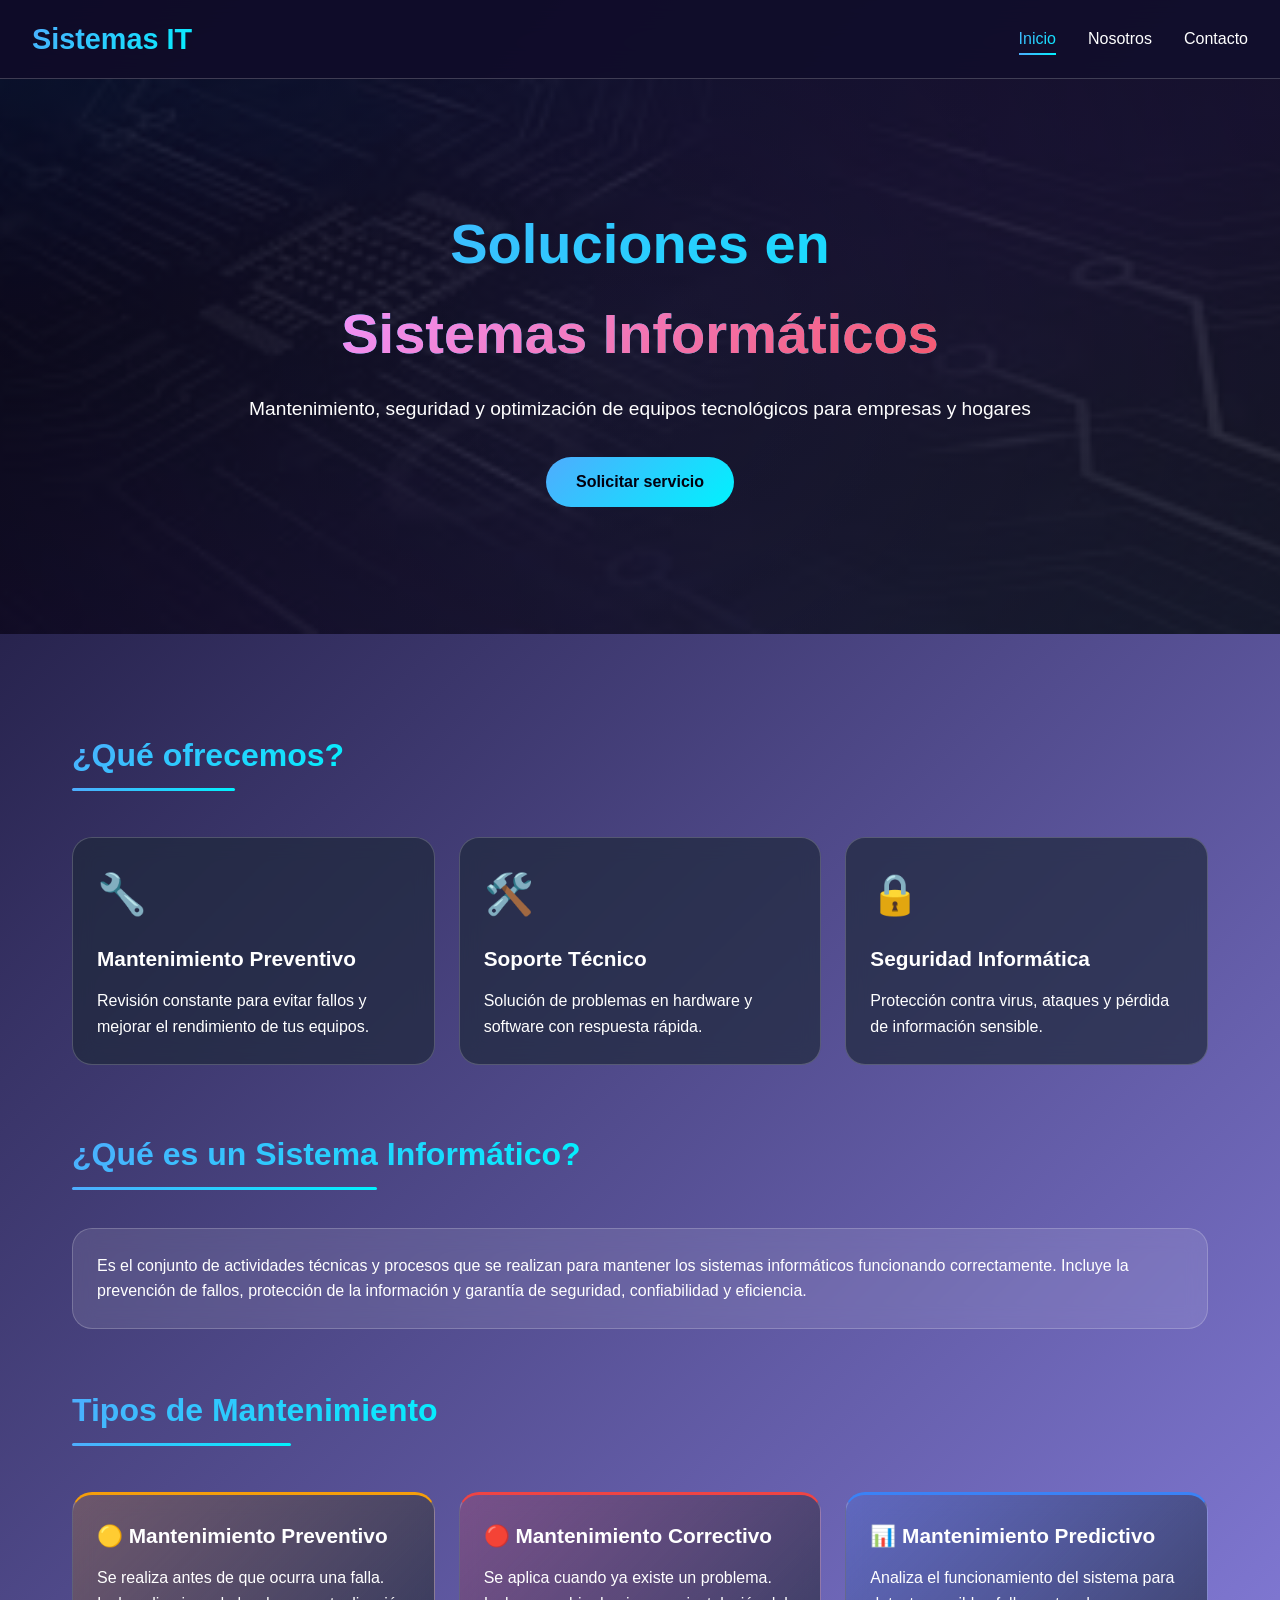
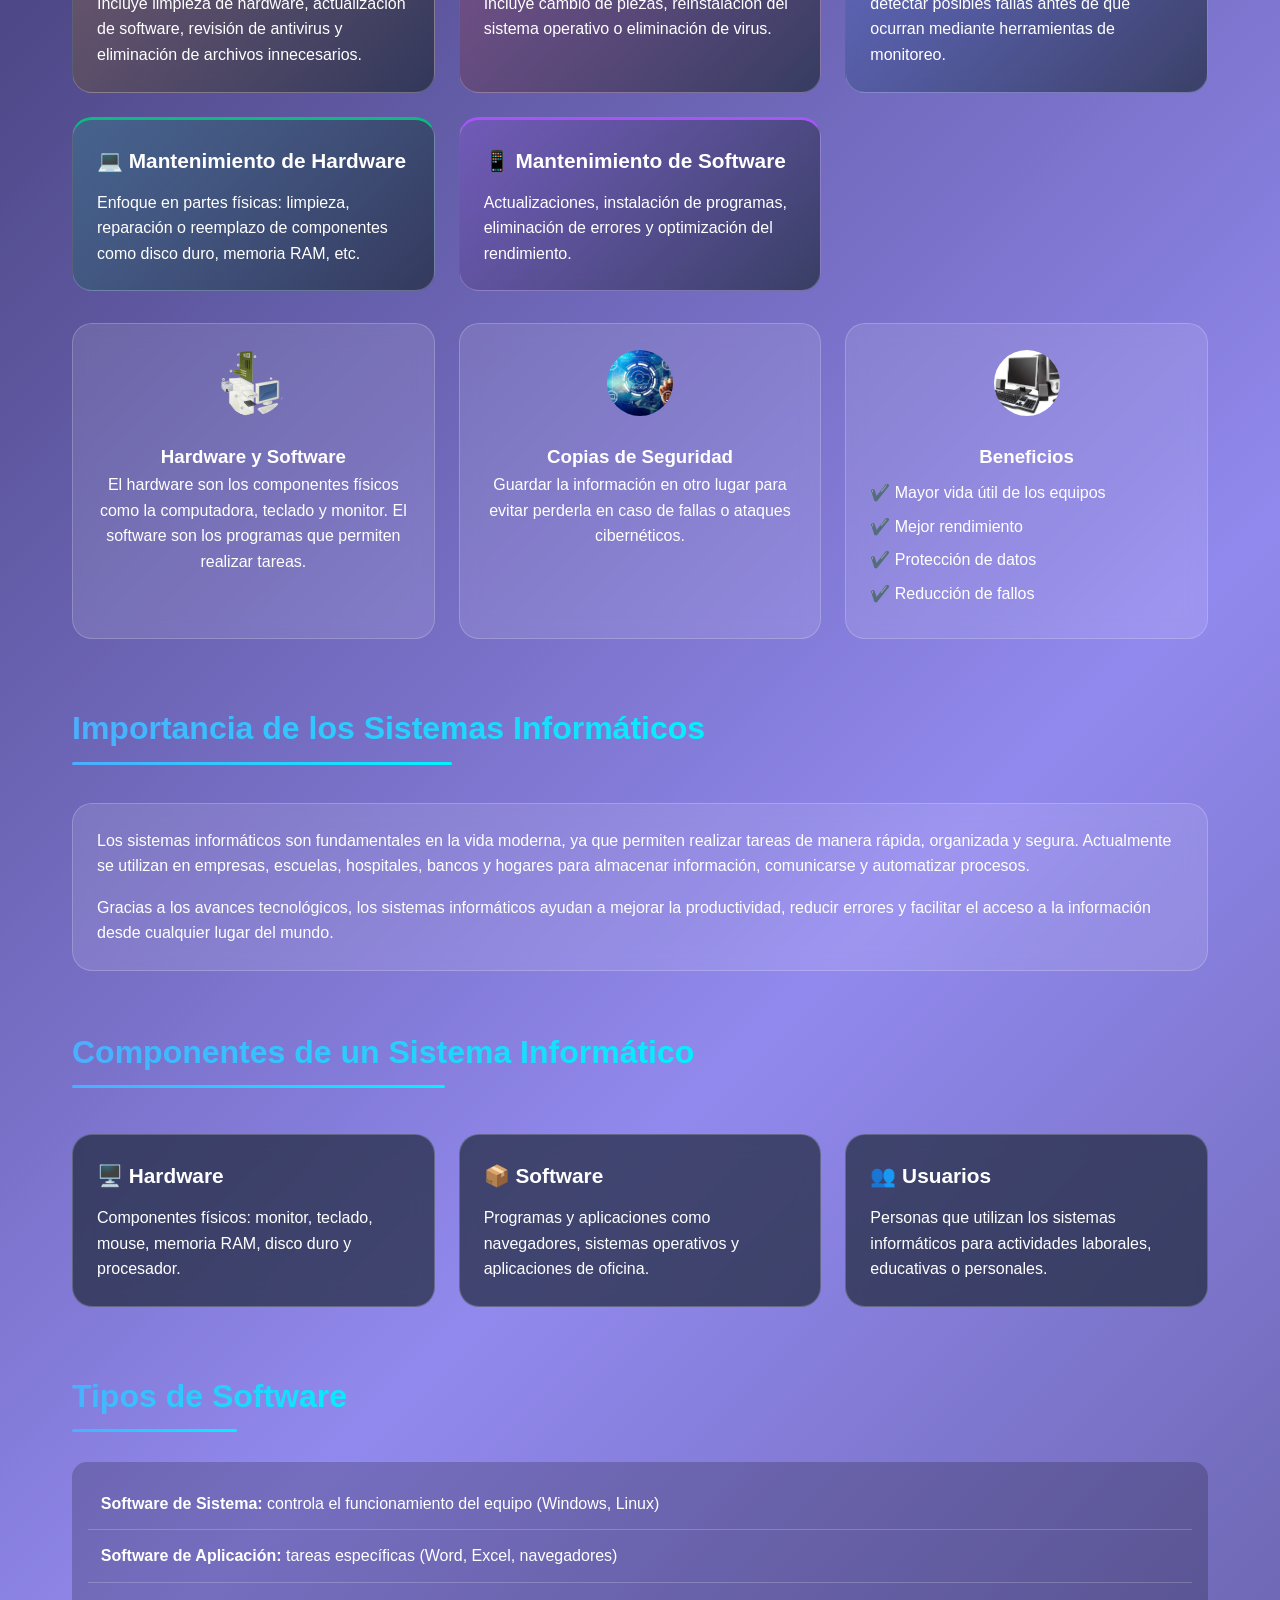
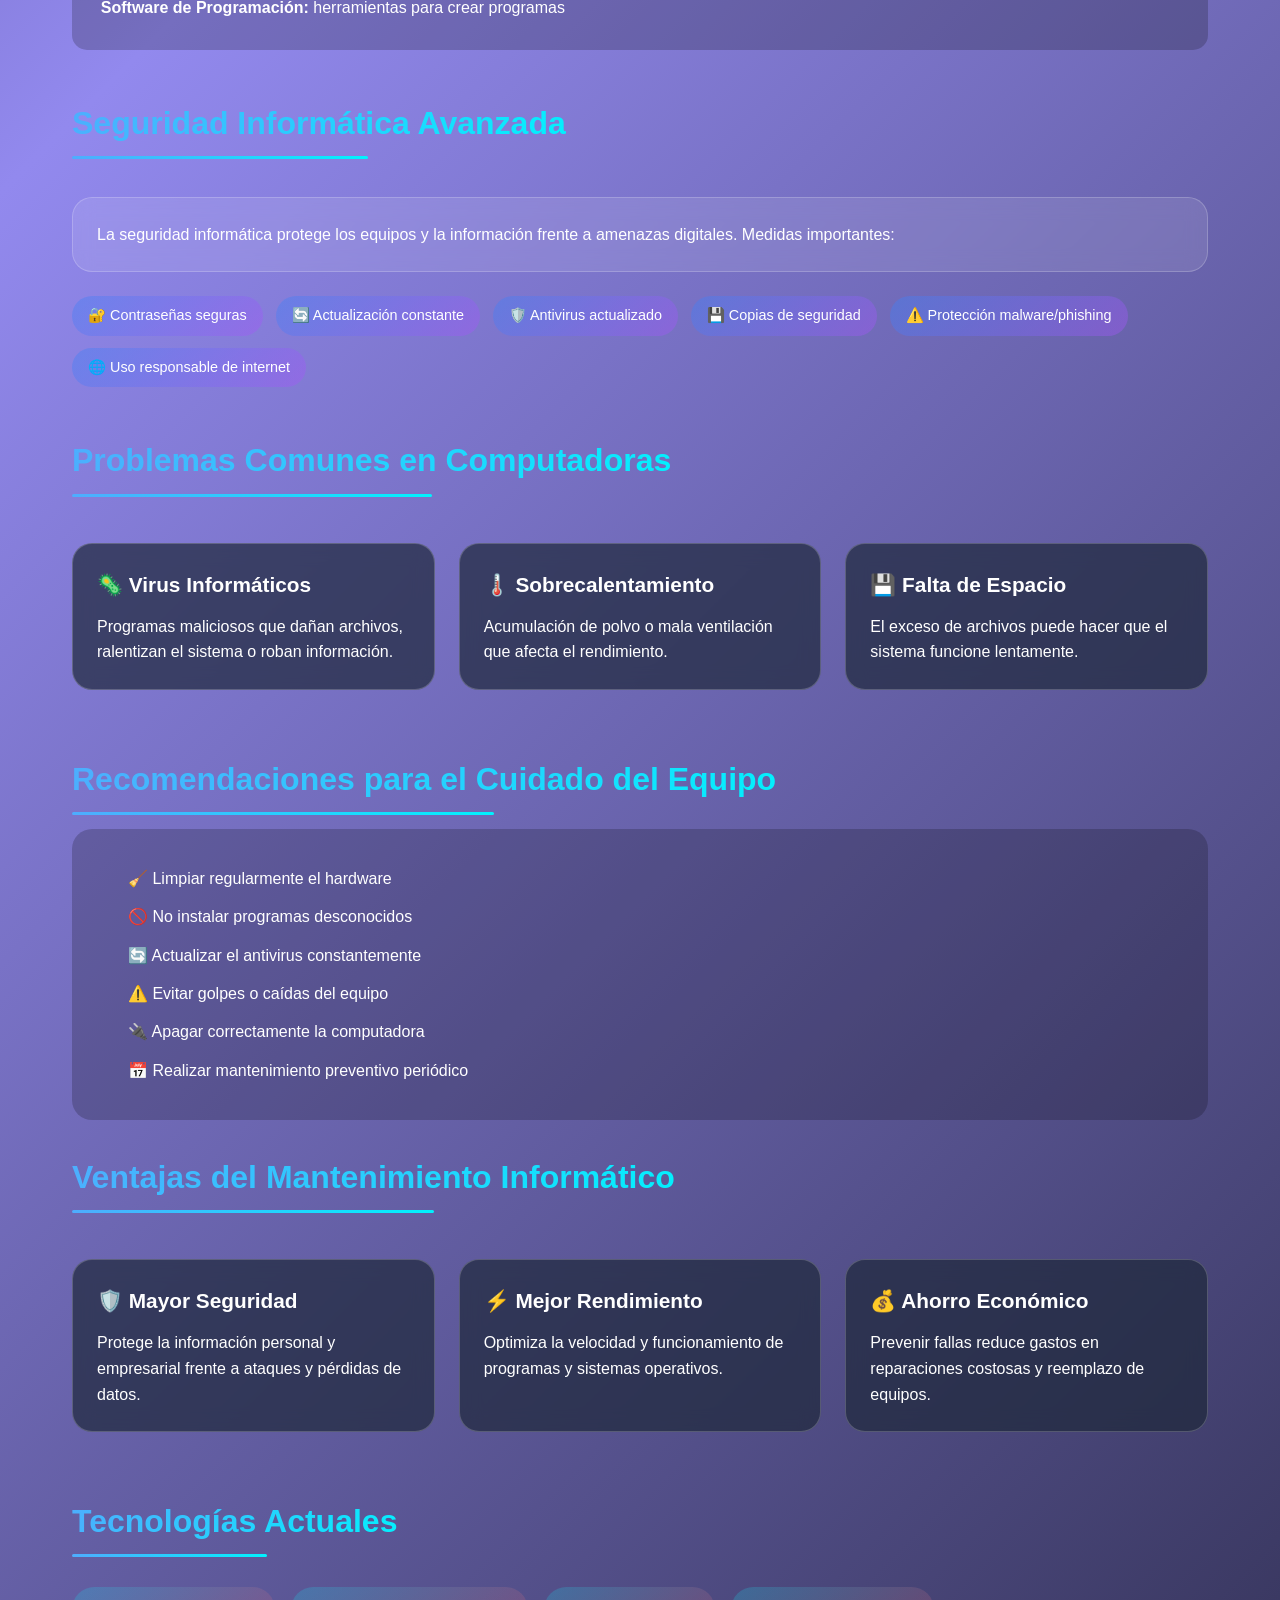
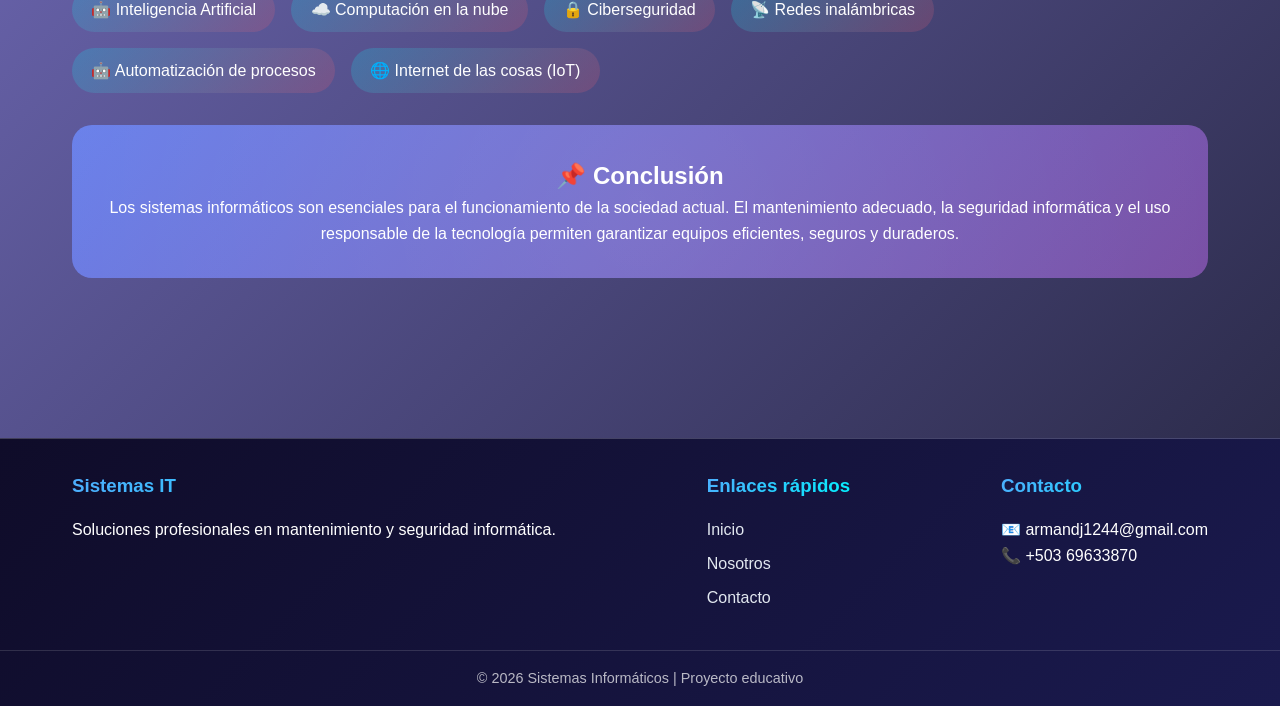
<file: index.html>
<!DOCTYPE html>
<html lang="es">
<head>
    <meta charset="UTF-8">
    <meta name="viewport" content="width=device-width, initial-scale=1.0">
    <meta name="description" content="Soluciones profesionales en mantenimiento y seguridad de sistemas informáticos">
    <title>Sistemas IT | Soluciones Informáticas</title>
    <link rel="stylesheet" href="style.css">
</head>
<body>

<header>
    <nav>
        <div class="logo">
            <h1>Sistemas IT</h1>
        </div>
        <ul class="nav-links">
            <li><a href="index.html" class="active">Inicio</a></li>
            <li><a href="about.html">Nosotros</a></li>
            <li><a href="contact.html">Contacto</a></li>
        </ul>
        <div class="menu-toggle">☰</div>
    </nav>
</header>

<main>
    <section class="hero">
        <div class="hero-content">
            <h1>Soluciones en <span class="highlight">Sistemas Informáticos</span></h1>
            <p>Mantenimiento, seguridad y optimización de equipos tecnológicos para empresas y hogares</p>
            <a href="contact.html" class="btn-primary">Solicitar servicio</a>
        </div>
    </section>

    <section class="contenido">
        <h2 class="section-title">¿Qué ofrecemos?</h2>
        <div class="cards-grid">
            <div class="card">
                <div class="card-icon">🔧</div>
                <h3>Mantenimiento Preventivo</h3>
                <p>Revisión constante para evitar fallos y mejorar el rendimiento de tus equipos.</p>
            </div>
            <div class="card">
                <div class="card-icon">🛠️</div>
                <h3>Soporte Técnico</h3>
                <p>Solución de problemas en hardware y software con respuesta rápida.</p>
            </div>
            <div class="card">
                <div class="card-icon">🔒</div>
                <h3>Seguridad Informática</h3>
                <p>Protección contra virus, ataques y pérdida de información sensible.</p>
            </div>
        </div>

        <h2 class="section-title">¿Qué es un Sistema Informático?</h2>
        <div class="info-box">
            <p>Es el conjunto de actividades técnicas y procesos que se realizan para mantener los sistemas informáticos funcionando correctamente. Incluye la prevención de fallos, protección de la información y garantía de seguridad, confiabilidad y eficiencia.</p>
        </div>

        <h2 class="section-title">Tipos de Mantenimiento</h2>
        <div class="cards-grid">
            <div class="card card-warning">
                <h3>🟡 Mantenimiento Preventivo</h3>
                <p>Se realiza antes de que ocurra una falla. Incluye limpieza de hardware, actualización de software, revisión de antivirus y eliminación de archivos innecesarios.</p>
            </div>
            <div class="card card-danger">
                <h3>🔴 Mantenimiento Correctivo</h3>
                <p>Se aplica cuando ya existe un problema. Incluye cambio de piezas, reinstalación del sistema operativo o eliminación de virus.</p>
            </div>
            <div class="card card-info">
                <h3>📊 Mantenimiento Predictivo</h3>
                <p>Analiza el funcionamiento del sistema para detectar posibles fallas antes de que ocurran mediante herramientas de monitoreo.</p>
            </div>
            <div class="card card-success">
                <h3>💻 Mantenimiento de Hardware</h3>
                <p>Enfoque en partes físicas: limpieza, reparación o reemplazo de componentes como disco duro, memoria RAM, etc.</p>
            </div>
            <div class="card card-primary">
                <h3>📱 Mantenimiento de Software</h3>
                <p>Actualizaciones, instalación de programas, eliminación de errores y optimización del rendimiento.</p>
            </div>
        </div>

        <div class="grid-3cols">
            <div class="info-card">
                <img src="IMG/hardware.svg" alt="Hardware" class="info-icon" onerror="this.src='https://via.placeholder.com/70x70?text=Hardware'">
                <h3>Hardware y Software</h3>
                <p>El hardware son los componentes físicos como la computadora, teclado y monitor. El software son los programas que permiten realizar tareas.</p>
            </div>
            <div class="info-card">
                <img src="IMG/copia%20de%20seguridad.jpg" alt="Seguridad" class="info-icon" onerror="this.src='https://via.placeholder.com/70x70?text=Backup'">
                <h3>Copias de Seguridad</h3>
                <p>Guardar la información en otro lugar para evitar perderla en caso de fallas o ataques cibernéticos.</p>
            </div>
            <div class="info-card">
                <img src="IMG/computadora.avif" alt="Beneficios" class="info-icon" onerror="this.src='https://via.placeholder.com/70x70?text=Beneficios'">
                <h3>Beneficios</h3>
                <ul class="benefits-list">
                    <li>✔️ Mayor vida útil de los equipos</li>
                    <li>✔️ Mejor rendimiento</li>
                    <li>✔️ Protección de datos</li>
                    <li>✔️ Reducción de fallos</li>
                </ul>
            </div>
        </div>

        <h2 class="section-title">Importancia de los Sistemas Informáticos</h2>
        <div class="info-box">
            <p>Los sistemas informáticos son fundamentales en la vida moderna, ya que permiten realizar tareas de manera rápida, organizada y segura. Actualmente se utilizan en empresas, escuelas, hospitales, bancos y hogares para almacenar información, comunicarse y automatizar procesos.</p>
            <p class="mt-2">Gracias a los avances tecnológicos, los sistemas informáticos ayudan a mejorar la productividad, reducir errores y facilitar el acceso a la información desde cualquier lugar del mundo.</p>
        </div>

        <h2 class="section-title">Componentes de un Sistema Informático</h2>
        <div class="cards-grid">
            <div class="card">
                <h3>🖥️ Hardware</h3>
                <p>Componentes físicos: monitor, teclado, mouse, memoria RAM, disco duro y procesador.</p>
            </div>
            <div class="card">
                <h3>📦 Software</h3>
                <p>Programas y aplicaciones como navegadores, sistemas operativos y aplicaciones de oficina.</p>
            </div>
            <div class="card">
                <h3>👥 Usuarios</h3>
                <p>Personas que utilizan los sistemas informáticos para actividades laborales, educativas o personales.</p>
            </div>
        </div>

        <h2 class="section-title">Tipos de Software</h2>
        <div class="info-list">
            <div class="list-item"><strong>Software de Sistema:</strong> controla el funcionamiento del equipo (Windows, Linux)</div>
            <div class="list-item"><strong>Software de Aplicación:</strong> tareas específicas (Word, Excel, navegadores)</div>
            <div class="list-item"><strong>Software de Programación:</strong> herramientas para crear programas</div>
        </div>

        <h2 class="section-title">Seguridad Informática Avanzada</h2>
        <div class="info-box">
            <p>La seguridad informática protege los equipos y la información frente a amenazas digitales. Medidas importantes:</p>
        </div>
        <div class="security-grid">
            <span class="security-tag">🔐 Contraseñas seguras</span>
            <span class="security-tag">🔄 Actualización constante</span>
            <span class="security-tag">🛡️ Antivirus actualizado</span>
            <span class="security-tag">💾 Copias de seguridad</span>
            <span class="security-tag">⚠️ Protección malware/phishing</span>
            <span class="security-tag">🌐 Uso responsable de internet</span>
        </div>

        <h2 class="section-title">Problemas Comunes en Computadoras</h2>
        <div class="cards-grid">
            <div class="card card-danger-light">
                <h3>🦠 Virus Informáticos</h3>
                <p>Programas maliciosos que dañan archivos, ralentizan el sistema o roban información.</p>
            </div>
            <div class="card card-warning-light">
                <h3>🌡️ Sobrecalentamiento</h3>
                <p>Acumulación de polvo o mala ventilación que afecta el rendimiento.</p>
            </div>
            <div class="card card-info-light">
                <h3>💾 Falta de Espacio</h3>
                <p>El exceso de archivos puede hacer que el sistema funcione lentamente.</p>
            </div>
        </div>

        <h2 class="section-title">Recomendaciones para el Cuidado del Equipo</h2>
        <div class="recommendations">
            <ul>
                <li>🧹 Limpiar regularmente el hardware</li>
                <li>🚫 No instalar programas desconocidos</li>
                <li>🔄 Actualizar el antivirus constantemente</li>
                <li>⚠️ Evitar golpes o caídas del equipo</li>
                <li>🔌 Apagar correctamente la computadora</li>
                <li>📅 Realizar mantenimiento preventivo periódico</li>
            </ul>
        </div>

        <h2 class="section-title">Ventajas del Mantenimiento Informático</h2>
        <div class="cards-grid">
            <div class="card">
                <h3>🛡️ Mayor Seguridad</h3>
                <p>Protege la información personal y empresarial frente a ataques y pérdidas de datos.</p>
            </div>
            <div class="card">
                <h3>⚡ Mejor Rendimiento</h3>
                <p>Optimiza la velocidad y funcionamiento de programas y sistemas operativos.</p>
            </div>
            <div class="card">
                <h3>💰 Ahorro Económico</h3>
                <p>Prevenir fallas reduce gastos en reparaciones costosas y reemplazo de equipos.</p>
            </div>
        </div>

        <h2 class="section-title">Tecnologías Actuales</h2>
        <div class="tech-grid">
            <span class="tech-badge">🤖 Inteligencia Artificial</span>
            <span class="tech-badge">☁️ Computación en la nube</span>
            <span class="tech-badge">🔒 Ciberseguridad</span>
            <span class="tech-badge">📡 Redes inalámbricas</span>
            <span class="tech-badge">🤖 Automatización de procesos</span>
            <span class="tech-badge">🌐 Internet de las cosas (IoT)</span>
        </div>

        <div class="conclusion-box">
            <h2>📌 Conclusión</h2>
            <p>Los sistemas informáticos son esenciales para el funcionamiento de la sociedad actual. El mantenimiento adecuado, la seguridad informática y el uso responsable de la tecnología permiten garantizar equipos eficientes, seguros y duraderos.</p>
        </div>
    </section>
</main>

<footer>
    <div class="footer-content">
        <div class="footer-section">
            <h3>Sistemas IT</h3>
            <p>Soluciones profesionales en mantenimiento y seguridad informática.</p>
        </div>
        <div class="footer-section">
            <h3>Enlaces rápidos</h3>
            <ul>
                <li><a href="index.html">Inicio</a></li>
                <li><a href="about.html">Nosotros</a></li>
                <li><a href="contact.html">Contacto</a></li>
            </ul>
        </div>
        <div class="footer-section">
            <h3>Contacto</h3>
            <p>📧 armandj1244@gmail.com</p>
            <p>📞 +503 69633870</p>
        </div>
    </div>
    <div class="footer-bottom">
        <p>© 2026 Sistemas Informáticos | Proyecto educativo</p>
    </div>
</footer>

<script>
    // Menú responsive
    document.querySelector('.menu-toggle')?.addEventListener('click', function() {
        document.querySelector('.nav-links').classList.toggle('show');
    });
</script>

</body>
</html>
</file>
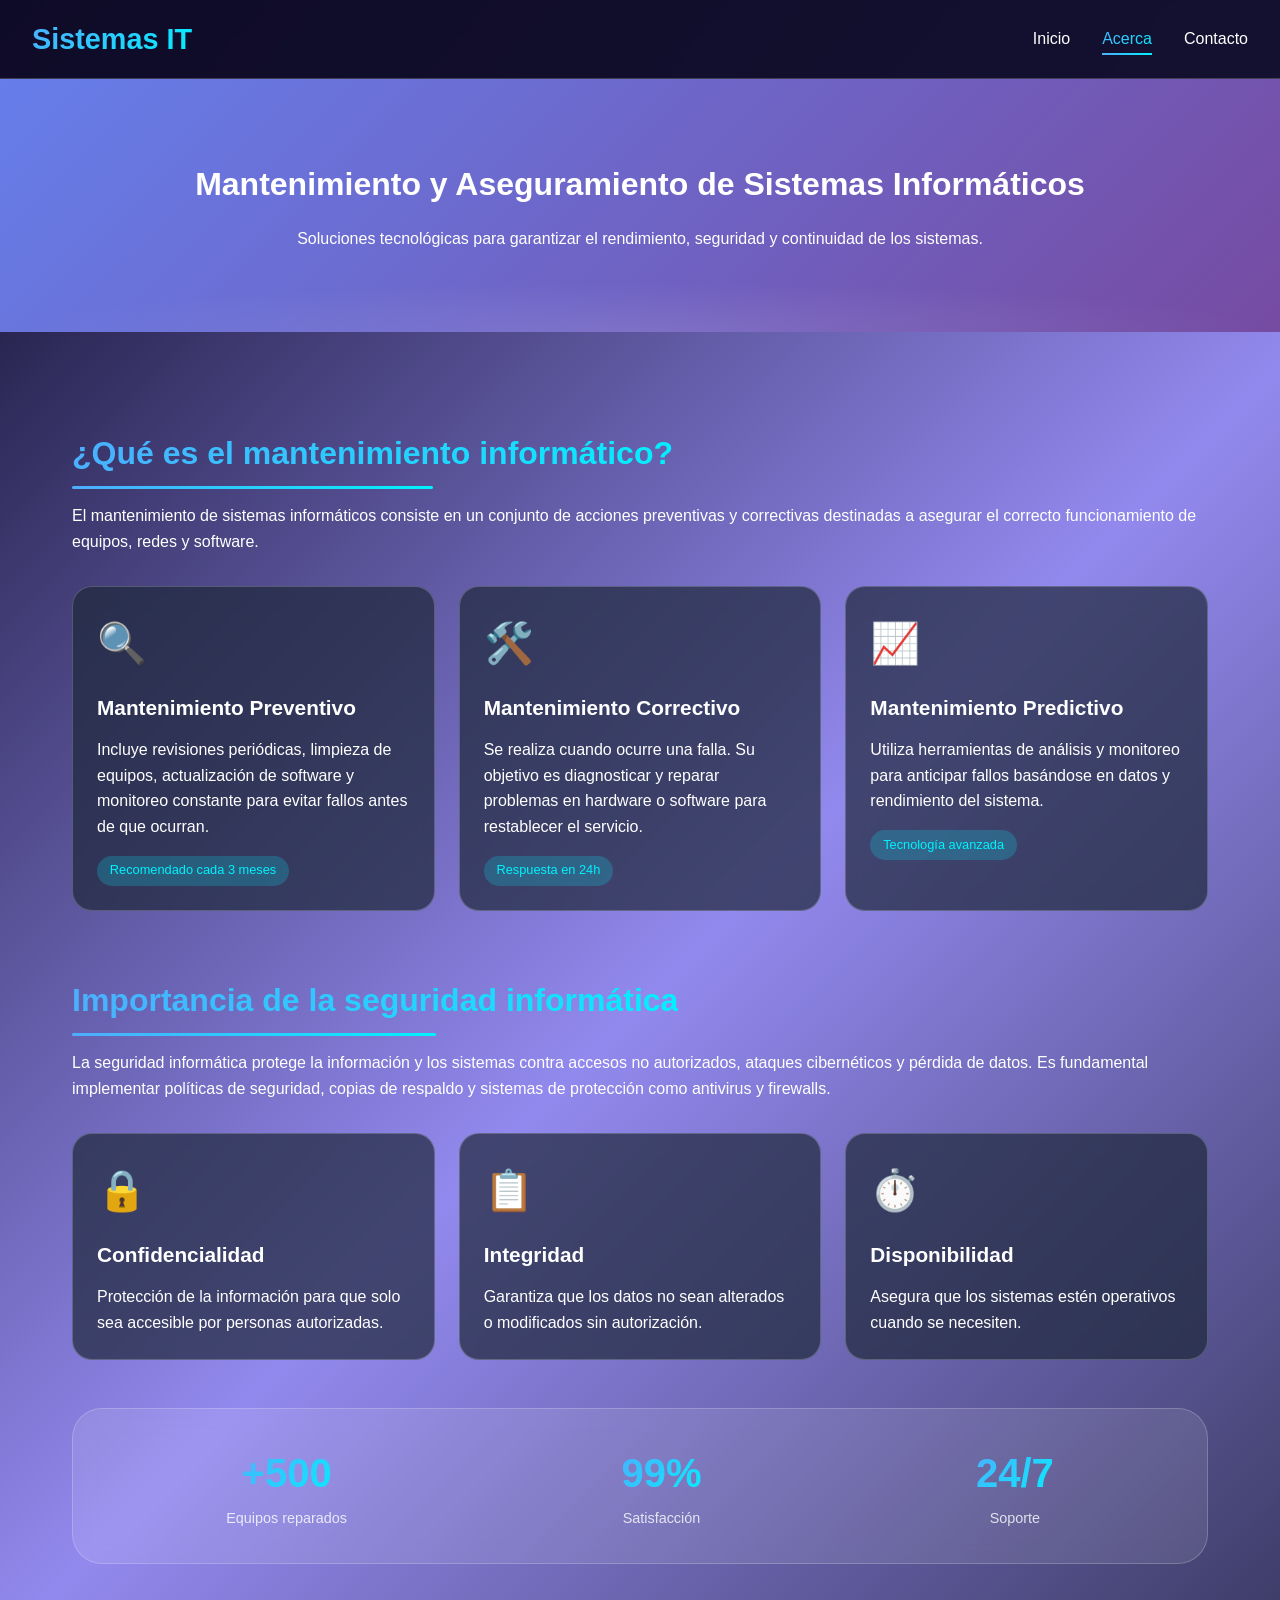
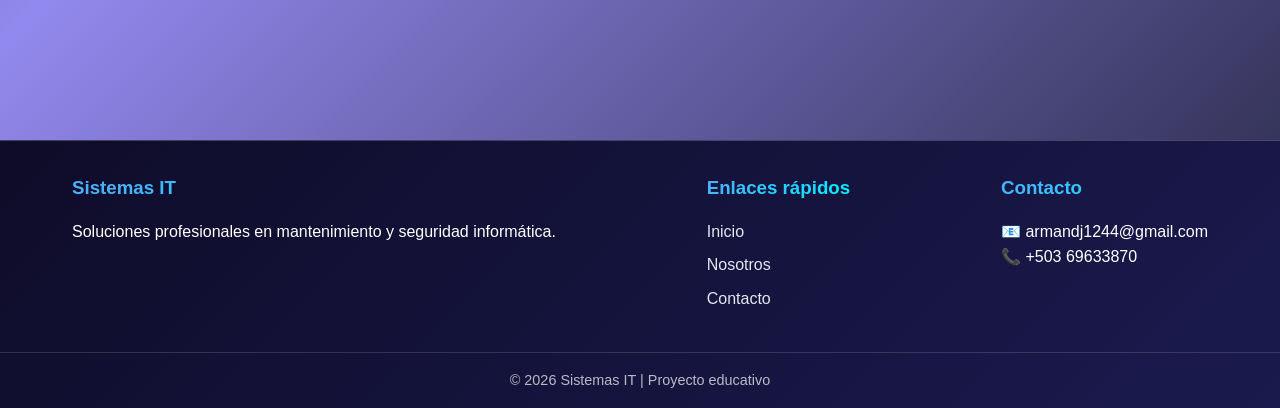
<file: about.html>
<!DOCTYPE html>
<html lang="es">
<head>
    <meta charset="UTF-8">
    <meta name="viewport" content="width=device-width, initial-scale=1.0">
    <meta name="description" content="Conoce nuestros servicios de mantenimiento y aseguramiento de sistemas informáticos">
    <title>Sistemas IT | Acerca de nosotros</title>
    <link rel="stylesheet" href="style.css">
</head>
<body>

<header>
    <nav>
        <div class="logo">
            <h1>Sistemas IT</h1>
        </div>
        <ul class="nav-links">
            <li><a href="index.html">Inicio</a></li>
            <li><a href="about.html" class="active">Acerca</a></li>
            <li><a href="contact.html">Contacto</a></li>
        </ul>
        <div class="menu-toggle">☰</div>
    </nav>
</header>

<main>
    <section class="hero-small">
        <h2>Mantenimiento y Aseguramiento de Sistemas Informáticos</h2>
        <p>Soluciones tecnológicas para garantizar el rendimiento, seguridad y continuidad de los sistemas.</p>
    </section>

    <section class="contenido">
        <div class="about-intro">
            <h2 class="section-title">¿Qué es el mantenimiento informático?</h2>
            <p>El mantenimiento de sistemas informáticos consiste en un conjunto de acciones preventivas y correctivas destinadas a asegurar el correcto funcionamiento de equipos, redes y software.</p>
        </div>

        <div class="cards-grid">
            <div class="card">
                <div class="card-icon">🔍</div>
                <h3>Mantenimiento Preventivo</h3>
                <p>Incluye revisiones periódicas, limpieza de equipos, actualización de software y monitoreo constante para evitar fallos antes de que ocurran.</p>
                <div class="card-footer">
                    <span class="badge">Recomendado cada 3 meses</span>
                </div>
            </div>

            <div class="card">
                <div class="card-icon">🛠️</div>
                <h3>Mantenimiento Correctivo</h3>
                <p>Se realiza cuando ocurre una falla. Su objetivo es diagnosticar y reparar problemas en hardware o software para restablecer el servicio.</p>
                <div class="card-footer">
                    <span class="badge">Respuesta en 24h</span>
                </div>
            </div>

            <div class="card">
                <div class="card-icon">📈</div>
                <h3>Mantenimiento Predictivo</h3>
                <p>Utiliza herramientas de análisis y monitoreo para anticipar fallos basándose en datos y rendimiento del sistema.</p>
                <div class="card-footer">
                    <span class="badge">Tecnología avanzada</span>
                </div>
            </div>
        </div>

        <div class="security-section">
            <h2 class="section-title">Importancia de la seguridad informática</h2>
            <p>La seguridad informática protege la información y los sistemas contra accesos no autorizados, ataques cibernéticos y pérdida de datos. Es fundamental implementar políticas de seguridad, copias de respaldo y sistemas de protección como antivirus y firewalls.</p>
        </div>

        <div class="cards-grid">
            <div class="card">
                <div class="card-icon">🔒</div>
                <h3>Confidencialidad</h3>
                <p>Protección de la información para que solo sea accesible por personas autorizadas.</p>
            </div>

            <div class="card">
                <div class="card-icon">📋</div>
                <h3>Integridad</h3>
                <p>Garantiza que los datos no sean alterados o modificados sin autorización.</p>
            </div>

            <div class="card">
                <div class="card-icon">⏱️</div>
                <h3>Disponibilidad</h3>
                <p>Asegura que los sistemas estén operativos cuando se necesiten.</p>
            </div>
        </div>

        <div class="stats-section">
            <div class="stat">
                <span class="stat-number">+500</span>
                <span class="stat-label">Equipos reparados</span>
            </div>
            <div class="stat">
                <span class="stat-number">99%</span>
                <span class="stat-label">Satisfacción</span>
            </div>
            <div class="stat">
                <span class="stat-number">24/7</span>
                <span class="stat-label">Soporte</span>
            </div>
        </div>
    </section>
</main>

<footer>
    <div class="footer-content">
        <div class="footer-section">
            <h3>Sistemas IT</h3>
            <p>Soluciones profesionales en mantenimiento y seguridad informática.</p>
        </div>
        <div class="footer-section">
            <h3>Enlaces rápidos</h3>
            <ul>
                <li><a href="index.html">Inicio</a></li>
                <li><a href="about.html">Nosotros</a></li>
                <li><a href="contact.html">Contacto</a></li>
            </ul>
        </div>
        <div class="footer-section">
            <h3>Contacto</h3>
            <p>📧 armandj1244@gmail.com</p>
            <p>📞 +503 69633870</p>
        </div>
    </div>
    <div class="footer-bottom">
        <p>© 2026 Sistemas IT | Proyecto educativo</p>
    </div>
</footer>

<script>
    document.querySelector('.menu-toggle')?.addEventListener('click', function() {
        document.querySelector('.nav-links').classList.toggle('show');
    });
</script>

</body>
</html>
</file>
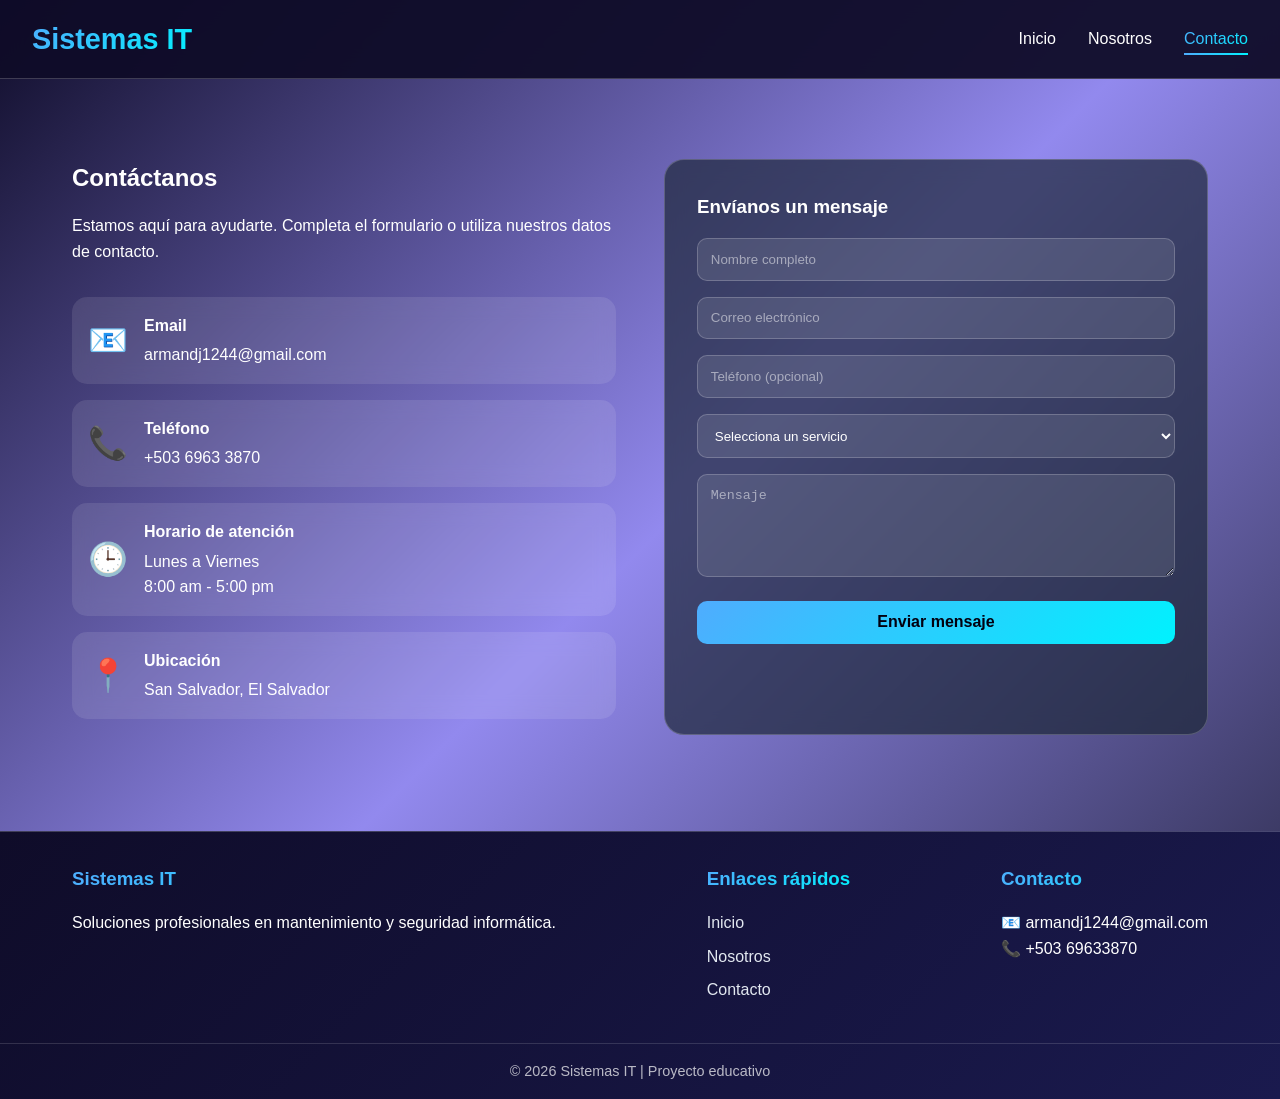
<file: contact.html>
<!DOCTYPE html>
<html lang="es">
<head>
    <meta charset="UTF-8">
    <meta name="viewport" content="width=device-width, initial-scale=1.0">
    <meta name="description" content="Contáctanos para servicios de mantenimiento y seguridad informática">
    <title>Sistemas IT | Contacto</title>
    <link rel="stylesheet" href="style.css">
</head>
<body>

<header>
    <nav>
        <div class="logo">
            <h1>Sistemas IT</h1>
        </div>
        <ul class="nav-links">
            <li><a href="index.html">Inicio</a></li>
            <li><a href="about.html">Nosotros</a></li>
            <li><a href="contact.html" class="active">Contacto</a></li>
        </ul>
        <div class="menu-toggle">☰</div>
    </nav>
</header>

<main>
    <section class="contact-container">
        <div class="contact-info">
            <h2>Contáctanos</h2>
            <p>Estamos aquí para ayudarte. Completa el formulario o utiliza nuestros datos de contacto.</p>
            
            <div class="contact-details">
                <div class="contact-item">
                    <span class="contact-icon">📧</span>
                    <div>
                        <h4>Email</h4>
                        <p>armandj1244@gmail.com</p>
                    </div>
                </div>
                <div class="contact-item">
                    <span class="contact-icon">📞</span>
                    <div>
                        <h4>Teléfono</h4>
                        <p>+503 6963 3870</p>
                    </div>
                </div>
                <div class="contact-item">
                    <span class="contact-icon">🕒</span>
                    <div>
                        <h4>Horario de atención</h4>
                        <p>Lunes a Viernes<br>8:00 am - 5:00 pm</p>
                    </div>
                </div>
                <div class="contact-item">
                    <span class="contact-icon">📍</span>
                    <div>
                        <h4>Ubicación</h4>
                        <p>San Salvador, El Salvador</p>
                    </div>
                </div>
            </div>
        </div>

        <div class="contact-form">
            <h3>Envíanos un mensaje</h3>
            <form id="contactForm" action="#" method="POST">
                <div class="form-group">
                    <input type="text" id="nombre" placeholder="Nombre completo" required>
                </div>
                <div class="form-group">
                    <input type="email" id="email" placeholder="Correo electrónico" required>
                </div>
                <div class="form-group">
                    <input type="tel" id="telefono" placeholder="Teléfono (opcional)">
                </div>
                <div class="form-group">
                    <select id="servicio">
                        <option value="">Selecciona un servicio</option>
                        <option value="preventivo">Mantenimiento Preventivo</option>
                        <option value="correctivo">Mantenimiento Correctivo</option>
                        <option value="seguridad">Seguridad Informática</option>
                        <option value="soporte">Soporte Técnico</option>
                        <option value="otro">Otro</option>
                    </select>
                </div>
                <div class="form-group">
                    <textarea id="mensaje" placeholder="Mensaje" rows="5" required></textarea>
                </div>
                <button type="submit" class="btn-submit">Enviar mensaje</button>
                <div id="formMessage" class="form-message"></div>
            </form>
        </div>
    </section>
</main>

<footer>
    <div class="footer-content">
        <div class="footer-section">
            <h3>Sistemas IT</h3>
            <p>Soluciones profesionales en mantenimiento y seguridad informática.</p>
        </div>
        <div class="footer-section">
            <h3>Enlaces rápidos</h3>
            <ul>
                <li><a href="index.html">Inicio</a></li>
                <li><a href="about.html">Nosotros</a></li>
                <li><a href="contact.html">Contacto</a></li>
            </ul>
        </div>
        <div class="footer-section">
            <h3>Contacto</h3>
            <p>📧 armandj1244@gmail.com</p>
            <p>📞 +503 69633870</p>
        </div>
    </div>
    <div class="footer-bottom">
        <p>© 2026 Sistemas IT | Proyecto educativo</p>
    </div>
</footer>

<script>
    // Menú responsive
    document.querySelector('.menu-toggle')?.addEventListener('click', function() {
        document.querySelector('.nav-links').classList.toggle('show');
    });

    // Formulario de contacto con validación
    document.getElementById('contactForm')?.addEventListener('submit', function(e) {
        e.preventDefault();
        
        const nombre = document.getElementById('nombre').value;
        const email = document.getElementById('email').value;
        const mensaje = document.getElementById('mensaje').value;
        const messageDiv = document.getElementById('formMessage');
        
        if (!nombre || !email || !mensaje) {
            messageDiv.innerHTML = '❌ Por favor completa todos los campos obligatorios.';
            messageDiv.className = 'form-message error';
            return;
        }
        
        if (!email.includes('@') || !email.includes('.')) {
            messageDiv.innerHTML = '❌ Por favor ingresa un correo electrónico válido.';
            messageDiv.className = 'form-message error';
            return;
        }
        
        messageDiv.innerHTML = '✅ ¡Mensaje enviado con éxito! Nos pondremos en contacto contigo pronto.';
        messageDiv.className = 'form-message success';
        
        // Limpiar formulario
        document.getElementById('contactForm').reset();
        
        setTimeout(() => {
            messageDiv.style.display = 'none';
        }, 5000);
    });
</script>

</body>
</html>
</file>
<file: style.css>
* {
    margin: 0;
    padding: 0;
    box-sizing: border-box;
}

:root {
    --primary: #0f0c29;
    --primary-dark: #020010;
    --primary-light: #3a3a9b;
    --gradient-1: linear-gradient(135deg, #667eea 0%, #764ba2 100%);
    --gradient-2: linear-gradient(135deg, #f093fb 0%, #f5576c 100%);
    --gradient-3: linear-gradient(135deg, #4facfe 0%, #00f2fe 100%);
    --gradient-4: linear-gradient(135deg, #43e97b 0%, #38f9d7 100%);
    --gradient-5: linear-gradient(135deg, #fa709a 0%, #fee140 100%);
    --gradient-6: linear-gradient(135deg, #a8edea 0%, #fed6e3 100%);
    --accent-cyan: #00f2fe;
    --accent-pink: #f5576c;
    --accent-purple: #a855f7;
    --accent-green: #22c55e;
    --text-light: #ffffff;
    --text-gray: #e2e8f0;
    --card-bg: rgba(30, 41, 59, 0.7);
    --glass-bg: rgba(255, 255, 255, 0.1);
    --glass-border: rgba(255, 255, 255, 0.2);
}

body {
    font-family: 'Poppins', 'Segoe UI', Tahoma, Geneva, Verdana, sans-serif;
    background: linear-gradient(135deg, #0f0c29 0%, #9289ee 50%, #24243e 100%);
    color: var(--text-light);
    line-height: 1.6;
    min-height: 100vh;
    overflow-x: hidden;
}

/* Animaciones globales */
@keyframes fadeInUp {
    from {
        opacity: 0;
        transform: translateY(30px);
    }
    to {
        opacity: 1;
        transform: translateY(0);
    }
}

@keyframes fadeInLeft {
    from {
        opacity: 0;
        transform: translateX(-30px);
    }
    to {
        opacity: 1;
        transform: translateX(0);
    }
}

@keyframes fadeInRight {
    from {
        opacity: 0;
        transform: translateX(30px);
    }
    to {
        opacity: 1;
        transform: translateX(0);
    }
}

@keyframes float {
    0%, 100% {
        transform: translateY(0px);
    }
    50% {
        transform: translateY(-20px);
    }
}

@keyframes pulse {
    0%, 100% {
        transform: scale(1);
    }
    50% {
        transform: scale(1.05);
    }
}

@keyframes shimmer {
    0% {
        background-position: -1000px 0;
    }
    100% {
        background-position: 1000px 0;
    }
}

@keyframes spin {
    from {
        transform: rotate(0deg);
    }
    to {
        transform: rotate(360deg);
    }
}

@keyframes gradientBG {
    0% {
        background-position: 0% 50%;
    }
    50% {
        background-position: 100% 50%;
    }
    100% {
        background-position: 0% 50%;
    }
}

/* ============ NAVEGACIÓN ============ */
header {
    background: rgba(15, 12, 41, 0.95);
    backdrop-filter: blur(15px);
    padding: 1rem 2rem;
    position: sticky;
    top: 0;
    z-index: 1000;
    border-bottom: 1px solid var(--glass-border);
    animation: fadeInDown 0.6s ease;
}

@keyframes fadeInDown {
    from {
        opacity: 0;
        transform: translateY(-100%);
    }
    to {
        opacity: 1;
        transform: translateY(0);
    }
}

nav {
    display: flex;
    justify-content: space-between;
    align-items: center;
    max-width: 1400px;
    margin: 0 auto;
}

.logo h1 {
    font-size: 1.8rem;
    background: var(--gradient-3);
    -webkit-background-clip: text;
    background-clip: text;
    color: transparent;
    font-weight: bold;
    animation: pulse 2s infinite;
}

.nav-links {
    display: flex;
    list-style: none;
    gap: 2rem;
}

.nav-links li a {
    color: var(--text-light);
    text-decoration: none;
    font-weight: 500;
    transition: all 0.3s ease;
    position: relative;
    padding: 0.5rem 0;
}

.nav-links li a::after {
    content: "";
    width: 0;
    height: 2px;
    background: var(--gradient-3);
    position: absolute;
    left: 0;
    bottom: 0;
    transition: width 0.3s ease;
}

.nav-links li a:hover::after,
.nav-links li a.active::after {
    width: 100%;
}

.nav-links li a.active {
    background: var(--gradient-3);
    -webkit-background-clip: text;
    background-clip: text;
    color: transparent;
}

.menu-toggle {
    display: none;
    font-size: 1.8rem;
    cursor: pointer;
    color: var(--text-light);
}

/* ============ HERO ============ */
.hero {
    text-align: center;
    padding: 120px 20px;
    background: linear-gradient(135deg, rgba(15, 12, 41, 0.8), rgba(36, 36, 62, 0.9)), url('IMG/informatica.jpg');
    background-size: cover;
    background-position: center;
    background-attachment: fixed;
    position: relative;
    overflow: hidden;
}

.hero::before {
    content: '';
    position: absolute;
    top: 0;
    left: 0;
    right: 0;
    bottom: 0;
    background: radial-gradient(circle at center, transparent 0%, rgba(0,0,0,0.3) 100%);
    pointer-events: none;
}

.hero-content {
    max-width: 800px;
    margin: 0 auto;
    position: relative;
    z-index: 1;
}

.hero h1 {
    font-size: 3.5rem;
    margin-bottom: 1rem;
    animation: fadeInUp 0.8s ease;
    background: var(--gradient-3);
    -webkit-background-clip: text;
    background-clip: text;
    color: transparent;
}

.hero .highlight {
    background: var(--gradient-2);
    -webkit-background-clip: text;
    background-clip: text;
    color: transparent;
    display: inline-block;
    animation: pulse 2s infinite;
}

.hero p {
    font-size: 1.2rem;
    margin-bottom: 2rem;
    animation: fadeInUp 0.8s ease 0.2s both;
}

.btn-primary {
    display: inline-block;
    background: var(--gradient-3);
    color: var(--primary-dark);
    padding: 12px 30px;
    border-radius: 50px;
    text-decoration: none;
    font-weight: bold;
    transition: all 0.3s ease;
    animation: fadeInUp 0.8s ease 0.4s both;
    position: relative;
    overflow: hidden;
}

.btn-primary::before {
    content: '';
    position: absolute;
    top: 0;
    left: -100%;
    width: 100%;
    height: 100%;
    background: linear-gradient(90deg, transparent, rgba(255,255,255,0.3), transparent);
    transition: left 0.5s ease;
}

.btn-primary:hover {
    transform: translateY(-3px);
    box-shadow: 0 10px 30px rgba(0, 242, 254, 0.3);
}

.btn-primary:hover::before {
    left: 100%;
}

/* Hero pequeño */
.hero-small {
    text-align: center;
    padding: 80px 20px;
    background: var(--gradient-1);
    position: relative;
    overflow: hidden;
}

.hero-small::after {
    content: '';
    position: absolute;
    bottom: -50px;
    left: 0;
    width: 100%;
    height: 100px;
    background: radial-gradient(ellipse at center, rgba(255,255,255,0.1) 0%, transparent 70%);
}

.hero-small h2 {
    font-size: 2rem;
    margin-bottom: 1rem;
    animation: fadeInUp 0.8s ease;
}

/* ============ CONTENIDO ============ */
.contenido {
    max-width: 1200px;
    margin: 0 auto;
    padding: 4rem 2rem;
}

.section-title {
    font-size: 2rem;
    margin: 2rem 0 1.5rem 0;
    position: relative;
    display: inline-block;
    background: var(--gradient-3);
    -webkit-background-clip: text;
    background-clip: text;
    color: transparent;
}

.section-title::after {
    content: "";
    position: absolute;
    bottom: -10px;
    left: 0;
    width: 60%;
    height: 3px;
    background: var(--gradient-3);
    border-radius: 3px;
    animation: slideIn 0.5s ease;
}

@keyframes slideIn {
    from {
        width: 0;
    }
    to {
        width: 60%;
    }
}

/* ============ CARDS CON ANIMACIONES ============ */
.cards-grid {
    display: grid;
    grid-template-columns: repeat(auto-fit, minmax(300px, 1fr));
    gap: 1.5rem;
    margin: 2rem 0;
}

.card {
    background: var(--card-bg);
    backdrop-filter: blur(10px);
    padding: 1.5rem;
    border-radius: 20px;
    transition: all 0.4s cubic-bezier(0.175, 0.885, 0.32, 1.275);
    border: 1px solid var(--glass-border);
    position: relative;
    overflow: hidden;
    animation: fadeInUp 0.6s ease backwards;
}

.card:nth-child(1) { animation-delay: 0.1s; }
.card:nth-child(2) { animation-delay: 0.2s; }
.card:nth-child(3) { animation-delay: 0.3s; }
.card:nth-child(4) { animation-delay: 0.4s; }
.card:nth-child(5) { animation-delay: 0.5s; }

.card::before {
    content: '';
    position: absolute;
    top: 0;
    left: 0;
    width: 100%;
    height: 100%;
    background: linear-gradient(135deg, rgba(255,255,255,0.1), transparent);
    opacity: 0;
    transition: opacity 0.3s ease;
}

.card:hover {
    transform: translateY(-10px) scale(1.02);
    background: rgba(30, 41, 59, 0.9);
    border-color: var(--accent-cyan);
    box-shadow: 0 20px 40px rgba(0, 0, 0, 0.3);
}

.card:hover::before {
    opacity: 1;
}

.card-icon {
    font-size: 2.5rem;
    margin-bottom: 1rem;
    display: inline-block;
    transition: transform 0.3s ease;
}

.card:hover .card-icon {
    transform: scale(1.1) rotate(5deg);
}

.card h3 {
    margin-bottom: 0.8rem;
    font-size: 1.3rem;
}

.card-footer {
    margin-top: 1rem;
}

.badge {
    display: inline-block;
    background: rgba(0, 242, 254, 0.2);
    padding: 0.3rem 0.8rem;
    border-radius: 20px;
    font-size: 0.8rem;
    color: var(--accent-cyan);
    transition: all 0.3s ease;
}

.card:hover .badge {
    background: rgba(0, 242, 254, 0.4);
    letter-spacing: 0.5px;
}

/* Gradientes para cada card */
.card-warning { background: linear-gradient(135deg, rgba(245, 158, 11, 0.2), rgba(30, 41, 59, 0.7)); border-top: 3px solid #f59e0b; }
.card-danger { background: linear-gradient(135deg, rgba(239, 68, 68, 0.2), rgba(30, 41, 59, 0.7)); border-top: 3px solid #ef4444; }
.card-info { background: linear-gradient(135deg, rgba(59, 130, 246, 0.2), rgba(30, 41, 59, 0.7)); border-top: 3px solid #3b82f6; }
.card-success { background: linear-gradient(135deg, rgba(16, 185, 129, 0.2), rgba(30, 41, 59, 0.7)); border-top: 3px solid #10b981; }
.card-primary { background: linear-gradient(135deg, rgba(168, 85, 247, 0.2), rgba(30, 41, 59, 0.7)); border-top: 3px solid #a855f7; }

/* ============ INFO BOX ANIMADO ============ */
.info-box {
    background: var(--glass-bg);
    backdrop-filter: blur(10px);
    padding: 1.5rem;
    border-radius: 20px;
    margin: 1.5rem 0;
    border: 1px solid var(--glass-border);
    transition: all 0.3s ease;
    animation: fadeInLeft 0.6s ease;
}

.info-box:hover {
    transform: translateX(10px);
    border-color: var(--accent-cyan);
    box-shadow: 0 5px 20px rgba(0, 242, 254, 0.2);
}

.mt-2 {
    margin-top: 1rem;
}

/* ============ GRID 3 COLUMNAS ============ */
.grid-3cols {
    display: grid;
    grid-template-columns: repeat(auto-fit, minmax(280px, 1fr));
    gap: 1.5rem;
    margin: 2rem 0;
}

.info-card {
    background: var(--glass-bg);
    backdrop-filter: blur(10px);
    padding: 1.5rem;
    border-radius: 20px;
    text-align: center;
    transition: all 0.3s ease;
    border: 1px solid var(--glass-border);
    animation: fadeInRight 0.6s ease backwards;
}

.info-card:nth-child(1) { animation-delay: 0.1s; }
.info-card:nth-child(2) { animation-delay: 0.2s; }
.info-card:nth-child(3) { animation-delay: 0.3s; }

.info-card:hover {
    transform: translateY(-8px) rotateX(5deg);
    background: rgba(255, 255, 255, 0.15);
    border-color: var(--accent-pink);
}

.info-icon {
    width: 70px;
    height: 70px;
    object-fit: cover;
    border-radius: 50%;
    margin-bottom: 1rem;
    transition: all 0.3s ease;
    border: 2px solid transparent;
}

.info-card:hover .info-icon {
    transform: scale(1.1) rotate(360deg);
    border-color: var(--accent-cyan);
}

.benefits-list {
    text-align: left;
    list-style: none;
}

.benefits-list li {
    margin: 0.5rem 0;
    opacity: 0;
    animation: fadeInRight 0.3s ease forwards;
}

.benefits-list li:nth-child(1) { animation-delay: 0.1s; }
.benefits-list li:nth-child(2) { animation-delay: 0.2s; }
.benefits-list li:nth-child(3) { animation-delay: 0.3s; }
.benefits-list li:nth-child(4) { animation-delay: 0.4s; }

/* ============ LISTAS ============ */
.info-list {
    background: rgba(0, 0, 0, 0.2);
    border-radius: 15px;
    padding: 1rem;
    margin: 1rem 0;
}

.list-item {
    padding: 0.8rem;
    border-bottom: 1px solid var(--glass-border);
    transition: all 0.3s ease;
    cursor: pointer;
}

.list-item:hover {
    transform: translateX(10px);
    background: rgba(255, 255, 255, 0.05);
}

.list-item:last-child {
    border-bottom: none;
}

/* ============ SECURITY TAGS ============ */
.security-grid {
    display: flex;
    flex-wrap: wrap;
    gap: 0.8rem;
    margin: 1rem 0;
}

.security-tag {
    background: linear-gradient(135deg, rgba(59, 130, 246, 0.4), rgba(168, 85, 247, 0.4));
    padding: 0.5rem 1rem;
    border-radius: 25px;
    font-size: 0.9rem;
    transition: all 0.3s ease;
    cursor: pointer;
    animation: fadeInUp 0.4s ease backwards;
}

.security-tag:nth-child(1) { animation-delay: 0.05s; }
.security-tag:nth-child(2) { animation-delay: 0.1s; }
.security-tag:nth-child(3) { animation-delay: 0.15s; }
.security-tag:nth-child(4) { animation-delay: 0.2s; }
.security-tag:nth-child(5) { animation-delay: 0.25s; }
.security-tag:nth-child(6) { animation-delay: 0.3s; }

.security-tag:hover {
    transform: translateY(-3px) scale(1.05);
    background: var(--gradient-3);
    color: var(--primary-dark);
    box-shadow: 0 5px 15px rgba(0, 242, 254, 0.3);
}

/* ============ RECOMENDACIONES ============ */
.recommendations ul {
    background: rgba(0, 0, 0, 0.2);
    border-radius: 20px;
    padding: 1.5rem 2rem;
    list-style: none;
}

.recommendations li {
    margin: 0.8rem 0;
    padding-left: 1.5rem;
    position: relative;
    transition: all 0.3s ease;
    cursor: pointer;
}

.recommendations li:hover {
    transform: translateX(10px);
    color: var(--accent-cyan);
}

.recommendations li::before {
    content: '✨';
    position: absolute;
    left: 0;
    opacity: 0;
    transition: opacity 0.3s ease;
}

.recommendations li:hover::before {
    opacity: 1;
}

/* ============ TECH BADGES ============ */
.tech-grid {
    display: flex;
    flex-wrap: wrap;
    gap: 1rem;
    margin: 1rem 0;
}

.tech-badge {
    background: linear-gradient(135deg, rgba(0, 242, 254, 0.2), rgba(245, 87, 108, 0.2));
    padding: 0.6rem 1.2rem;
    border-radius: 30px;
    font-weight: 500;
    transition: all 0.3s ease;
    cursor: pointer;
    animation: fadeInUp 0.4s ease backwards;
}

.tech-badge:hover {
    transform: translateY(-5px) scale(1.05);
    background: var(--gradient-3);
    color: var(--primary-dark);
    box-shadow: 0 8px 25px rgba(0, 242, 254, 0.4);
}

/* ============ CONCLUSION BOX ============ */
.conclusion-box {
    background: var(--gradient-1);
    padding: 2rem;
    border-radius: 20px;
    margin: 2rem 0;
    text-align: center;
    position: relative;
    overflow: hidden;
    animation: fadeInUp 0.6s ease;
}

.conclusion-box::before {
    content: '';
    position: absolute;
    top: -50%;
    left: -50%;
    width: 200%;
    height: 200%;
    background: radial-gradient(circle, rgba(255,255,255,0.1) 0%, transparent 70%);
    animation: spin 20s linear infinite;
}

.conclusion-box h2 {
    position: relative;
    z-index: 1;
}

.conclusion-box p {
    position: relative;
    z-index: 1;
}

/* ============ ESTADÍSTICAS ============ */
.stats-section {
    display: flex;
    justify-content: space-around;
    flex-wrap: wrap;
    gap: 2rem;
    margin: 3rem 0;
    padding: 2rem;
    background: var(--glass-bg);
    backdrop-filter: blur(10px);
    border-radius: 30px;
    border: 1px solid var(--glass-border);
}

.stat {
    text-align: center;
    transition: all 0.3s ease;
}

.stat:hover {
    transform: translateY(-5px);
}

.stat-number {
    display: block;
    font-size: 2.5rem;
    font-weight: bold;
    background: var(--gradient-3);
    -webkit-background-clip: text;
    background-clip: text;
    color: transparent;
    animation: pulse 2s infinite;
}

.stat-label {
    font-size: 0.9rem;
    opacity: 0.8;
}

/* ============ CONTACTO ============ */
.contact-container {
    display: grid;
    grid-template-columns: 1fr 1fr;
    gap: 3rem;
    max-width: 1200px;
    margin: 3rem auto;
    padding: 2rem;
}

.contact-info h2,
.contact-form h3 {
    margin-bottom: 1rem;
}

.contact-details {
    margin-top: 2rem;
}

.contact-item {
    display: flex;
    align-items: center;
    gap: 1rem;
    padding: 1rem;
    background: var(--glass-bg);
    backdrop-filter: blur(10px);
    border-radius: 15px;
    margin-bottom: 1rem;
    transition: all 0.3s ease;
    animation: fadeInLeft 0.5s ease backwards;
}

.contact-item:nth-child(1) { animation-delay: 0.1s; }
.contact-item:nth-child(2) { animation-delay: 0.2s; }
.contact-item:nth-child(3) { animation-delay: 0.3s; }
.contact-item:nth-child(4) { animation-delay: 0.4s; }

.contact-item:hover {
    transform: translateX(10px);
    background: rgba(255, 255, 255, 0.15);
}

.contact-icon {
    font-size: 2rem;
}

.contact-details h4 {
    margin-bottom: 0.25rem;
}

.contact-form {
    background: var(--card-bg);
    backdrop-filter: blur(10px);
    padding: 2rem;
    border-radius: 20px;
    border: 1px solid var(--glass-border);
    animation: fadeInRight 0.8s ease;
}

.form-group {
    margin-bottom: 1rem;
}

.form-group input,
.form-group textarea,
.form-group select {
    width: 100%;
    padding: 0.8rem;
    border: 1px solid var(--glass-border);
    border-radius: 10px;
    background: rgba(255, 255, 255, 0.1);
    color: var(--text-light);
    transition: all 0.3s ease;
}

.form-group input:focus,
.form-group textarea:focus,
.form-group select:focus {
    outline: none;
    border-color: var(--accent-cyan);
    box-shadow: 0 0 10px rgba(0, 242, 254, 0.3);
    background: rgba(255, 255, 255, 0.15);
}

.form-group input::placeholder,
.form-group textarea::placeholder {
    color: rgba(255, 255, 255, 0.5);
}

.btn-submit {
    width: 100%;
    padding: 0.8rem;
    background: var(--gradient-3);
    border: none;
    border-radius: 10px;
    color: var(--primary-dark);
    font-weight: bold;
    cursor: pointer;
    transition: all 0.3s ease;
    font-size: 1rem;
}

.btn-submit:hover {
    transform: scale(1.02);
    box-shadow: 0 5px 20px rgba(0, 242, 254, 0.4);
}

.form-message {
    margin-top: 1rem;
    padding: 0.8rem;
    border-radius: 10px;
    text-align: center;
    animation: fadeInUp 0.3s ease;
}

.form-message.success {
    background: rgba(16, 185, 129, 0.3);
    border: 1px solid #10b981;
}

.form-message.error {
    background: rgba(239, 68, 68, 0.3);
    border: 1px solid #ef4444;
}

/* ============ FOOTER ============ */
footer {
    background: linear-gradient(135deg, #0f0c29, #1a1a4e);
    margin-top: 4rem;
    border-top: 1px solid var(--glass-border);
}

.footer-content {
    display: flex;
    justify-content: space-between;
    flex-wrap: wrap;
    gap: 2rem;
    max-width: 1200px;
    margin: 0 auto;
    padding: 2rem;
}

.footer-section h3 {
    margin-bottom: 1rem;
    background: var(--gradient-3);
    -webkit-background-clip: text;
    background-clip: text;
    color: transparent;
}

.footer-section ul {
    list-style: none;
}

.footer-section ul li {
    margin-bottom: 0.5rem;
}

.footer-section ul li a {
    color: var(--text-gray);
    text-decoration: none;
    transition: all 0.3s ease;
}

.footer-section ul li a:hover {
    color: var(--accent-cyan);
    transform: translateX(5px);
    display: inline-block;
}

.footer-bottom {
    text-align: center;
    padding: 1rem;
    border-top: 1px solid var(--glass-border);
    font-size: 0.9rem;
    opacity: 0.7;
}

/* ============ RESPONSIVE ============ */
@media (max-width: 768px) {
    .menu-toggle {
        display: block;
    }
    
    .nav-links {
        display: none;
        position: absolute;
        top: 100%;
        left: 0;
        right: 0;
        background: var(--primary-dark);
        flex-direction: column;
        padding: 1rem;
        gap: 0;
        border-bottom: 1px solid var(--glass-border);
    }
    
    .nav-links.show {
        display: flex;
    }
    
    .nav-links li {
        padding: 0.8rem;
        text-align: center;
    }
    
    .hero h1 {
        font-size: 2rem;
    }
    
    .contact-container {
        grid-template-columns: 1fr;
        padding: 1rem;
    }
    
    .cards-grid {
        grid-template-columns: 1fr;
    }
    
    .grid-3cols {
        grid-template-columns: 1fr;
    }
    
    .footer-content {
        flex-direction: column;
        text-align: center;
    }
    
    .section-title {
        font-size: 1.5rem;
    }
}

/* ============ SCROLLBAR PERSONALIZADA ============ */
::-webkit-scrollbar {
    width: 10px;
}

::-webkit-scrollbar-track {
    background: var(--primary-dark);
}

::-webkit-scrollbar-thumb {
    background: var(--gradient-3);
    border-radius: 5px;
}

::-webkit-scrollbar-thumb:hover {
    background: var(--gradient-2);
}

/* ============ EFECTO DE PARTICULAS (opcional) ============ */
.particles {
    position: fixed;
    top: 0;
    left: 0;
    width: 100%;
    height: 100%;
    pointer-events: none;
    z-index: -1;
}

.particle {
    position: absolute;
    background: radial-gradient(circle, rgba(0,242,254,0.5), transparent);
    border-radius: 50%;
    pointer-events: none;
    animation: float-particle linear infinite;
}

@keyframes float-particle {
    0% {
        transform: translateY(100vh) rotate(0deg);
        opacity: 0;
    }
    10% {
        opacity: 1;
    }
    90% {
        opacity: 1;
    }
    100% {
        transform: translateY(-100vh) rotate(360deg);
        opacity: 0;
    }
}
</file>
